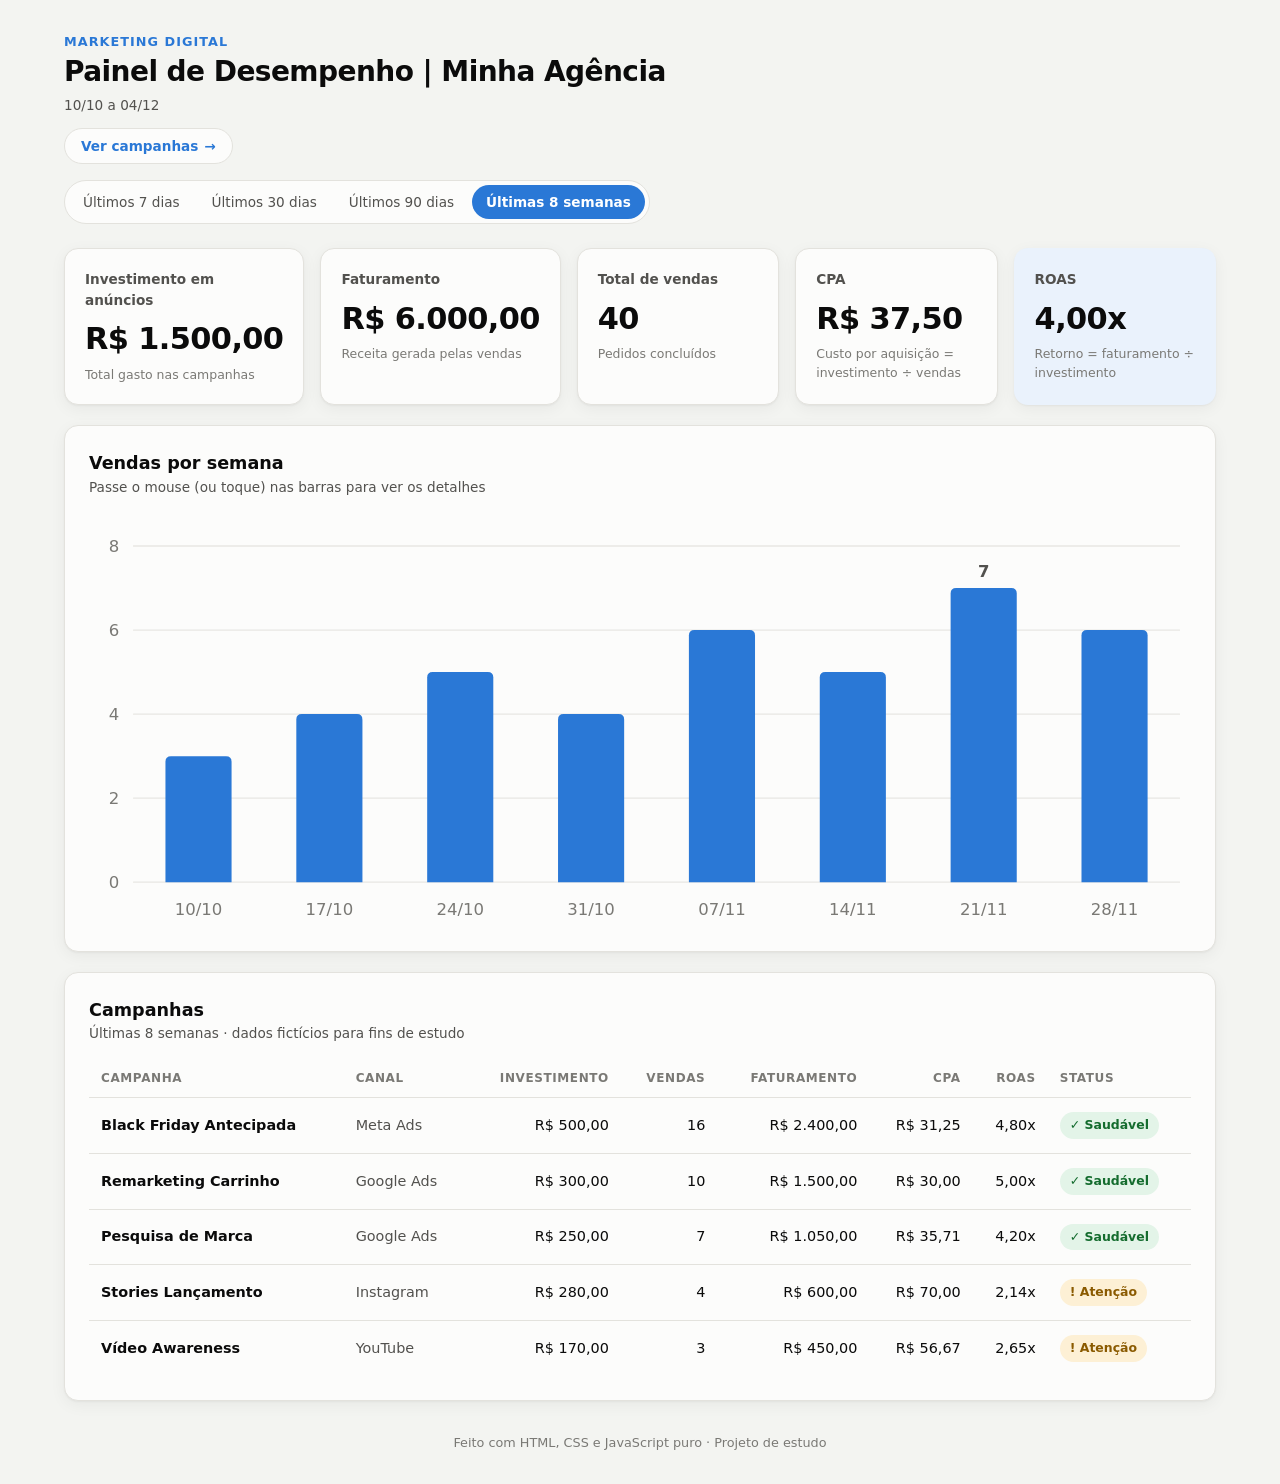
<file: index.html>
<!DOCTYPE html>
<html lang="pt-BR">
<head>
  <!-- Configurações básicas da página -->
  <meta charset="UTF-8">
  <!-- Esta linha é essencial para o site funcionar bem no celular -->
  <meta name="viewport" content="width=device-width, initial-scale=1.0">
  <title>Dashboard de Marketing Digital</title>
  <!-- Ligamos o arquivo de estilos (aparência) -->
  <link rel="stylesheet" href="style.css">
</head>
<body>

  <!-- ===== CABEÇALHO ===== -->
  <header class="topo">
    <div>
      <p class="topo__sub">Marketing Digital</p>
      <h1>Painel de Desempenho | Minha Agência</h1>
      <!-- Mostra as datas do período escolhido (preenchido pelo JavaScript) -->
      <p class="topo__datas" id="periodo-datas"></p>
      <!-- Link para a página de campanhas (estilo de botão definido no style.css) -->
      <a href="campanhas.html" class="botao-nav">Ver campanhas <span aria-hidden="true">→</span></a>
    </div>

    <!-- ===== FILTRO DE PERÍODO ===== -->
    <!-- "data-periodo" diz ao JavaScript qual período cada botão representa -->
    <!-- "aria-pressed" indica qual botão está ativo (também usado pelo CSS) -->
    <div class="filtro" role="group" aria-label="Filtrar por período">
      <button type="button" class="filtro__botao" data-periodo="7d"  aria-pressed="false">Últimos 7 dias</button>
      <button type="button" class="filtro__botao" data-periodo="30d" aria-pressed="false">Últimos 30 dias</button>
      <button type="button" class="filtro__botao" data-periodo="90d" aria-pressed="false">Últimos 90 dias</button>
      <button type="button" class="filtro__botao" data-periodo="8s"  aria-pressed="true">Últimas 8 semanas</button>
    </div>
  </header>

  <main class="conteudo">

    <!-- ===== CARTÕES DE INDICADORES (KPIs) ===== -->
    <!-- Os números serão preenchidos pelo script.js -->
    <section class="kpis" aria-label="Indicadores principais">
      <article class="kpi">
        <p class="kpi__rotulo">Investimento em anúncios</p>
        <p class="kpi__valor" id="kpi-investimento">—</p>
        <p class="kpi__ajuda">Total gasto nas campanhas</p>
      </article>

      <article class="kpi">
        <p class="kpi__rotulo">Faturamento</p>
        <p class="kpi__valor" id="kpi-faturamento">—</p>
        <p class="kpi__ajuda">Receita gerada pelas vendas</p>
      </article>

      <article class="kpi">
        <p class="kpi__rotulo">Total de vendas</p>
        <p class="kpi__valor" id="kpi-vendas">—</p>
        <p class="kpi__ajuda">Pedidos concluídos</p>
      </article>

      <article class="kpi">
        <p class="kpi__rotulo">CPA</p>
        <p class="kpi__valor" id="kpi-cpa">—</p>
        <p class="kpi__ajuda">Custo por aquisição = investimento ÷ vendas</p>
      </article>

      <article class="kpi kpi--destaque">
        <p class="kpi__rotulo">ROAS</p>
        <p class="kpi__valor" id="kpi-roas">—</p>
        <p class="kpi__ajuda">Retorno = faturamento ÷ investimento</p>
      </article>
    </section>

    <!-- ===== GRÁFICO DE VENDAS ===== -->
    <section class="cartao">
      <div class="cartao__cabecalho">
        <h2 id="grafico-titulo">Vendas por semana</h2>
        <p class="cartao__descricao">Passe o mouse (ou toque) nas barras para ver os detalhes</p>
      </div>
      <!-- O gráfico (SVG) será desenhado aqui pelo JavaScript -->
      <div id="grafico" class="grafico"></div>
      <!-- Tooltip: a caixinha que aparece ao passar o mouse -->
      <div id="tooltip" class="tooltip" role="status" aria-live="polite"></div>
    </section>

    <!-- ===== TABELA DE CAMPANHAS ===== -->
    <section class="cartao">
      <div class="cartao__cabecalho">
        <h2>Campanhas</h2>
        <p class="cartao__descricao" id="tabela-periodo">Dados fictícios para fins de estudo</p>
      </div>
      <!-- Esta div permite rolar a tabela para o lado no celular -->
      <div class="tabela-wrapper">
        <table class="tabela">
          <thead>
            <tr>
              <th>Campanha</th>
              <th>Canal</th>
              <th class="num">Investimento</th>
              <th class="num">Vendas</th>
              <th class="num">Faturamento</th>
              <th class="num">CPA</th>
              <th class="num">ROAS</th>
              <th>Status</th>
            </tr>
          </thead>
          <!-- As linhas serão criadas pelo script.js -->
          <tbody id="tabela-campanhas"></tbody>
        </table>
      </div>
    </section>

  </main>

  <footer class="rodape">
    Feito com HTML, CSS e JavaScript puro · Projeto de estudo
  </footer>

  <!-- Ligamos o JavaScript no final, depois que o HTML já existe -->
  <script src="script.js"></script>
</body>
</html>
</file>
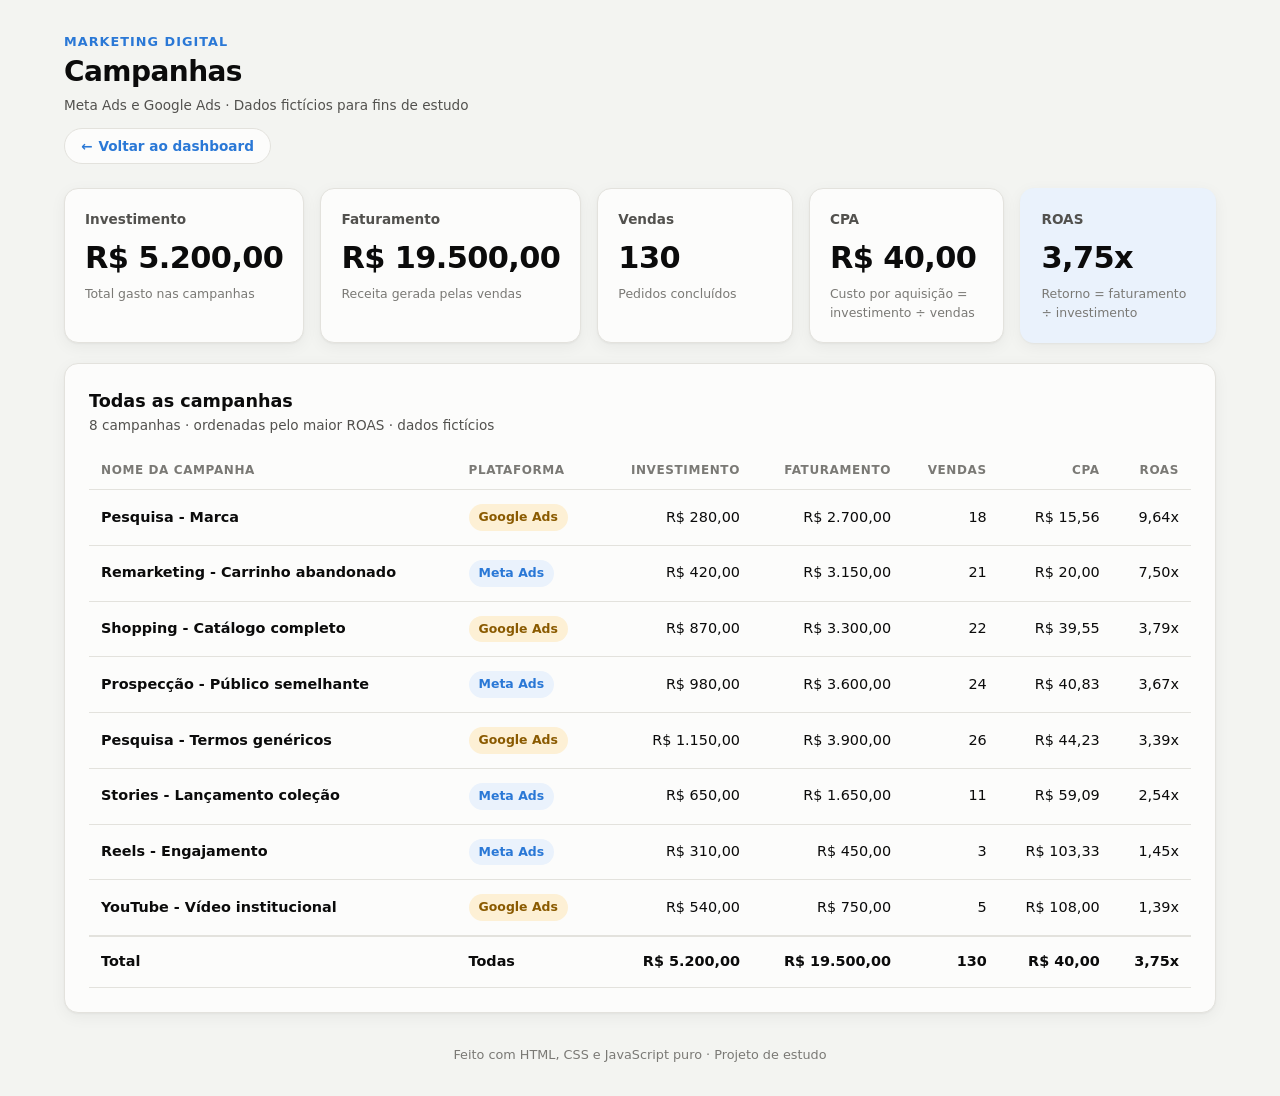
<file: campanhas.html>
<!DOCTYPE html>
<html lang="pt-BR">
<head>
  <meta charset="UTF-8">
  <meta name="viewport" content="width=device-width, initial-scale=1.0">
  <title>Campanhas · Dashboard de Marketing Digital</title>
  <!-- Reaproveitamos os estilos do dashboard... -->
  <link rel="stylesheet" href="style.css">
  <!-- ...e acrescentamos só o que é exclusivo desta página -->
  <link rel="stylesheet" href="campanhas.css">
</head>
<body>

  <!-- ===== CABEÇALHO ===== -->
  <header class="topo">
    <div>
      <p class="topo__sub">Marketing Digital</p>
      <h1>Campanhas</h1>
      <p class="topo__datas">Meta Ads e Google Ads · Dados fictícios para fins de estudo</p>
      <a href="index.html" class="botao-nav"><span aria-hidden="true">←</span> Voltar ao dashboard</a>
    </div>
  </header>

  <main class="conteudo">

    <!-- ===== INDICADORES (somatório de todas as campanhas da tabela) ===== -->
    <section class="kpis" aria-label="Indicadores das campanhas">
      <article class="kpi">
        <p class="kpi__rotulo">Investimento</p>
        <p class="kpi__valor" id="kpi-investimento">—</p>
        <p class="kpi__ajuda">Total gasto nas campanhas</p>
      </article>

      <article class="kpi">
        <p class="kpi__rotulo">Faturamento</p>
        <p class="kpi__valor" id="kpi-faturamento">—</p>
        <p class="kpi__ajuda">Receita gerada pelas vendas</p>
      </article>

      <article class="kpi">
        <p class="kpi__rotulo">Vendas</p>
        <p class="kpi__valor" id="kpi-vendas">—</p>
        <p class="kpi__ajuda">Pedidos concluídos</p>
      </article>

      <article class="kpi">
        <p class="kpi__rotulo">CPA</p>
        <p class="kpi__valor" id="kpi-cpa">—</p>
        <p class="kpi__ajuda">Custo por aquisição = investimento ÷ vendas</p>
      </article>

      <article class="kpi kpi--destaque">
        <p class="kpi__rotulo">ROAS</p>
        <p class="kpi__valor" id="kpi-roas">—</p>
        <p class="kpi__ajuda">Retorno = faturamento ÷ investimento</p>
      </article>
    </section>

    <!-- ===== TABELA DE CAMPANHAS ===== -->
    <section class="cartao">
      <div class="cartao__cabecalho">
        <h2>Todas as campanhas</h2>
        <p class="cartao__descricao" id="tabela-resumo">Dados fictícios para fins de estudo</p>
      </div>
      <div class="tabela-wrapper">
        <!-- A classe "tabela--cartoes" transforma cada linha em um cartão no celular -->
        <table class="tabela tabela--cartoes">
          <thead>
            <tr>
              <th>Nome da campanha</th>
              <th>Plataforma</th>
              <th class="num">Investimento</th>
              <th class="num">Faturamento</th>
              <th class="num">Vendas</th>
              <th class="num">CPA</th>
              <th class="num">ROAS</th>
            </tr>
          </thead>
          <!-- As linhas são criadas pelo campanhas.js -->
          <tbody id="tabela-campanhas"></tbody>
          <!-- Linha de total -->
          <tfoot id="tabela-total"></tfoot>
        </table>
      </div>
    </section>

  </main>

  <footer class="rodape">
    Feito com HTML, CSS e JavaScript puro · Projeto de estudo
  </footer>

  <script src="campanhas.js"></script>
</body>
</html>
</file>
<file: style.css>
/* =========================================================
   VARIÁVEIS DE COR
   Guardamos as cores em "variáveis" para trocar tudo em um só lugar.
   ========================================================= */
:root {
  color-scheme: light;
  --fundo:            #f3f4f1;
  --superficie:       #fcfcfb;   /* fundo dos cartões */
  --borda:            #e3e2dd;
  --texto-principal:  #0b0b0b;
  --texto-secundario: #52514e;
  --texto-suave:      #7a7975;
  --grade:            #e8e7e3;   /* linhas de fundo do gráfico */
  --serie-1:          #2a78d6;   /* cor das barras */
  --serie-1-hover:    #1f63b6;
  --destaque-fundo:   #eaf2fc;

  /* Cores de status (sempre acompanhadas de ícone + texto) */
  --bom-fundo:     #e3f4e8;  --bom-texto:     #146c2e;
  --alerta-fundo:  #fdf0d5;  --alerta-texto:  #8a5a00;

  --raio: 14px;
  --sombra: 0 1px 2px rgba(0,0,0,.04), 0 4px 16px rgba(0,0,0,.05);
}

/* Modo escuro automático: segue a configuração do seu sistema */
@media (prefers-color-scheme: dark) {
  :root {
    color-scheme: dark;
    --fundo:            #111110;
    --superficie:       #1a1a19;
    --borda:            #2e2e2c;
    --texto-principal:  #f0efec;
    --texto-secundario: #c3c2b7;
    --texto-suave:      #8f8e86;
    --grade:            #2a2a28;
    --serie-1:          #3987e5;
    --serie-1-hover:    #5c9eec;
    --destaque-fundo:   #16243a;
    --bom-fundo:     #143021;  --bom-texto:     #7fd99a;
    --alerta-fundo:  #3a2c0c;  --alerta-texto:  #f2c35b;
    --sombra: none;
  }
}

/* =========================================================
   BASE
   ========================================================= */
* { box-sizing: border-box; margin: 0; padding: 0; }

body {
  font-family: system-ui, -apple-system, "Segoe UI", Roboto, sans-serif;
  background: var(--fundo);
  color: var(--texto-principal);
  line-height: 1.5;
  -webkit-font-smoothing: antialiased;
}

/* =========================================================
   CABEÇALHO
   ========================================================= */
.topo {
  max-width: 1200px;
  margin: 0 auto;
  padding: 32px 24px 8px;
  display: flex;
  justify-content: space-between;
  align-items: flex-end;
  gap: 16px;
  flex-wrap: wrap;
}
.topo__sub {
  font-size: .8rem;
  font-weight: 600;
  text-transform: uppercase;
  letter-spacing: .08em;
  color: var(--serie-1);
}
.topo h1 { font-size: 1.75rem; font-weight: 700; letter-spacing: -.02em; }
.topo__datas { font-size: .85rem; color: var(--texto-secundario); margin-top: 2px; }

/* ----- Botão de navegação entre páginas (usado nas duas páginas) ----- */
.botao-nav {
  display: inline-flex;
  align-items: center;
  gap: 6px;
  margin-top: 12px;
  font-size: .85rem;
  font-weight: 600;
  color: var(--serie-1);
  background: var(--superficie);
  border: 1px solid var(--borda);
  border-radius: 999px;
  padding: 7px 16px;
  text-decoration: none;
  transition: background .15s, color .15s, border-color .15s;
}
.botao-nav:hover { background: var(--serie-1); color: #fff; border-color: var(--serie-1); }
.botao-nav:focus-visible { outline: 2px solid var(--serie-1); outline-offset: 2px; }

/* ----- Filtro de período (botões lado a lado) ----- */
.filtro {
  display: flex;
  gap: 4px;
  padding: 4px;
  background: var(--superficie);
  border: 1px solid var(--borda);
  border-radius: 999px;
}
.filtro__botao {
  font: inherit;
  font-size: .85rem;
  font-weight: 500;
  color: var(--texto-secundario);
  background: transparent;
  border: none;
  padding: 7px 14px;
  border-radius: 999px;
  cursor: pointer;
  white-space: nowrap;
  transition: background .15s, color .15s;
}
.filtro__botao:hover { color: var(--texto-principal); background: var(--fundo); }
.filtro__botao:focus-visible { outline: 2px solid var(--serie-1); outline-offset: 2px; }
/* Botão ativo: o CSS lê o atributo aria-pressed="true" que o JavaScript coloca */
.filtro__botao[aria-pressed="true"] {
  background: var(--serie-1);
  color: #fff;
  font-weight: 600;
}

.conteudo {
  max-width: 1200px;
  margin: 0 auto;
  padding: 16px 24px 32px;
  display: grid;
  /* minmax(0, 1fr) impede que um item largo (a tabela) estique a página */
  grid-template-columns: minmax(0, 1fr);
  gap: 20px;
}

/* =========================================================
   CARTÕES DE KPI
   "Grid" organiza os cartões em colunas automaticamente.
   ========================================================= */
.kpis {
  display: grid;
  grid-template-columns: repeat(5, 1fr);
  gap: 16px;
}
.kpi {
  background: var(--superficie);
  border: 1px solid var(--borda);
  border-radius: var(--raio);
  padding: 20px;
  box-shadow: var(--sombra);
}
.kpi--destaque { background: var(--destaque-fundo); border-color: transparent; }
.kpi__rotulo { font-size: .85rem; font-weight: 600; color: var(--texto-secundario); }
.kpi__valor {
  font-size: 1.9rem;
  font-weight: 700;
  letter-spacing: -.02em;
  margin: 6px 0 4px;
  font-variant-numeric: tabular-nums;
}
.kpi__ajuda { font-size: .78rem; color: var(--texto-suave); }

/* =========================================================
   CARTÃO GENÉRICO (gráfico e tabela)
   ========================================================= */
.cartao {
  background: var(--superficie);
  border: 1px solid var(--borda);
  border-radius: var(--raio);
  padding: 24px;
  box-shadow: var(--sombra);
  position: relative;  /* necessário para posicionar o tooltip */
}
.cartao__cabecalho { margin-bottom: 16px; }
.cartao h2 { font-size: 1.1rem; font-weight: 650; }
.cartao__descricao { font-size: .85rem; color: var(--texto-secundario); }

/* =========================================================
   GRÁFICO
   ========================================================= */
.grafico svg { width: 100%; height: auto; display: block; overflow: visible; }
.grafico .linha-grade { stroke: var(--grade); stroke-width: 1; }
.grafico .texto-eixo  { fill: var(--texto-suave); font-size: 12px; }
.grafico .texto-valor { fill: var(--texto-secundario); font-size: 12px; font-weight: 600; }
.grafico .barra { fill: var(--serie-1); transition: fill .15s; }
.grafico .grupo-barra:hover .barra,
.grafico .grupo-barra:focus .barra { fill: var(--serie-1-hover); }
.grafico .grupo-barra { cursor: pointer; outline: none; }
.grafico .alvo { fill: transparent; } /* área invisível maior, fácil de tocar */

.tooltip {
  position: absolute;
  pointer-events: none;
  background: var(--texto-principal);
  color: var(--superficie);
  font-size: .82rem;
  padding: 8px 12px;
  border-radius: 8px;
  white-space: nowrap;
  opacity: 0;
  transform: translate(-50%, -100%);
  transition: opacity .12s;
}
.tooltip.visivel { opacity: 1; }
.tooltip strong { display: block; font-size: .95rem; }

/* =========================================================
   TABELA
   ========================================================= */
.tabela-wrapper { overflow-x: auto; }
.tabela {
  width: 100%;
  border-collapse: collapse;
  font-size: .9rem;
  min-width: 720px;
}
.tabela th {
  text-align: left;
  font-size: .75rem;
  font-weight: 600;
  text-transform: uppercase;
  letter-spacing: .05em;
  color: var(--texto-suave);
  padding: 10px 12px;
  border-bottom: 1px solid var(--borda);
}
.tabela td {
  padding: 14px 12px;
  border-bottom: 1px solid var(--borda);
  font-variant-numeric: tabular-nums;
}
.tabela tbody tr:hover { background: var(--fundo); }
.tabela tbody tr:last-child td { border-bottom: none; }
.tabela .num { text-align: right; }
.tabela .nome { font-weight: 600; }
.tabela .canal { color: var(--texto-secundario); }

.status {
  display: inline-flex;
  align-items: center;
  gap: 6px;
  font-size: .78rem;
  font-weight: 600;
  padding: 4px 10px;
  border-radius: 999px;
}
.status--bom    { background: var(--bom-fundo);    color: var(--bom-texto); }
.status--alerta { background: var(--alerta-fundo); color: var(--alerta-texto); }

.rodape {
  text-align: center;
  font-size: .8rem;
  color: var(--texto-suave);
  padding: 0 24px 32px;
}

/* =========================================================
   RESPONSIVIDADE
   "@media" aplica regras diferentes conforme a largura da tela.
   ========================================================= */

/* Tablets e notebooks pequenos: 3 colunas */
@media (max-width: 1024px) {
  .kpis { grid-template-columns: repeat(3, 1fr); }
}

/* Celulares: 2 colunas, espaçamentos menores */
@media (max-width: 640px) {
  .topo { padding: 24px 16px 4px; }
  .topo h1 { font-size: 1.4rem; }
  /* No celular o filtro vira uma grade 2x2 ocupando toda a largura */
  .filtro {
    width: 100%;
    display: grid;
    grid-template-columns: 1fr 1fr;
    border-radius: 14px;
  }
  .filtro__botao { border-radius: 10px; padding: 9px 8px; }
  .conteudo { padding: 12px 16px 24px; gap: 16px; }
  .kpis { grid-template-columns: repeat(2, 1fr); gap: 12px; }
  .kpi { padding: 16px; }
  .kpi__valor { font-size: 1.45rem; }
  .kpi--destaque { grid-column: span 2; } /* ROAS ocupa a linha inteira */
  .cartao { padding: 18px; }
  /* O gráfico encolhe no celular, então aumentamos o texto dele para compensar */
  .grafico .texto-eixo,
  .grafico .texto-valor { font-size: 22px; }
}
</file>
<file: campanhas.css>
/* =========================================================
   ESTILOS EXCLUSIVOS DA PÁGINA DE CAMPANHAS
   Todo o resto (cores, cartões, KPIs, tabela) vem do style.css.
   ========================================================= */

/* Selo da plataforma (cor + texto, nunca só cor) */
.plataforma {
  display: inline-block;
  font-size: .78rem;
  font-weight: 600;
  padding: 4px 10px;
  border-radius: 999px;
  white-space: nowrap;
}
.plataforma--meta   { background: var(--destaque-fundo); color: var(--serie-1); }
.plataforma--google { background: var(--alerta-fundo);   color: var(--alerta-texto); }

/* Linha de total no rodapé da tabela */
.tabela tfoot td {
  padding: 14px 12px;
  font-weight: 700;
  border-top: 2px solid var(--borda);
  font-variant-numeric: tabular-nums;
}

/* =========================================================
   CELULAR: cada linha da tabela vira um cartão
   ========================================================= */
@media (max-width: 640px) {
  .tabela--cartoes { min-width: 0; }
  .tabela--cartoes thead { display: none; }   /* os nomes das colunas aparecem dentro de cada cartão */
  .tabela--cartoes,
  .tabela--cartoes tbody,
  .tabela--cartoes tfoot,
  .tabela--cartoes tr,
  .tabela--cartoes td { display: block; width: 100%; }

  .tabela--cartoes tr {
    border: 1px solid var(--borda);
    border-radius: 12px;
    padding: 6px 14px;
    margin-bottom: 12px;
  }
  .tabela--cartoes tbody tr:hover { background: transparent; }
  .tabela--cartoes tfoot tr { background: var(--destaque-fundo); border-color: transparent; margin-bottom: 0; }

  .tabela--cartoes td,
  .tabela--cartoes tfoot td {
    display: flex;
    justify-content: space-between;
    align-items: center;
    gap: 12px;
    padding: 8px 0;
    border: none;
    border-bottom: 1px solid var(--grade);
    text-align: right;
  }
  .tabela--cartoes tr td:last-child { border-bottom: none; }

  /* Nome da coluna à esquerda de cada valor */
  .tabela--cartoes td::before {
    content: attr(data-label);
    font-size: .72rem;
    font-weight: 600;
    text-transform: uppercase;
    letter-spacing: .05em;
    color: var(--texto-suave);
    text-align: left;
  }

  /* O nome da campanha vira o título do cartão */
  .tabela--cartoes td.nome {
    font-size: 1rem;
    text-align: left;
    padding-top: 10px;
  }
  .tabela--cartoes td.nome::before { display: none; }

  /* Rótulo da linha de total ("Todas") não precisa aparecer duplicado */
  .tabela--cartoes tfoot td[data-label="Plataforma"] { display: none; }
}
</file>
